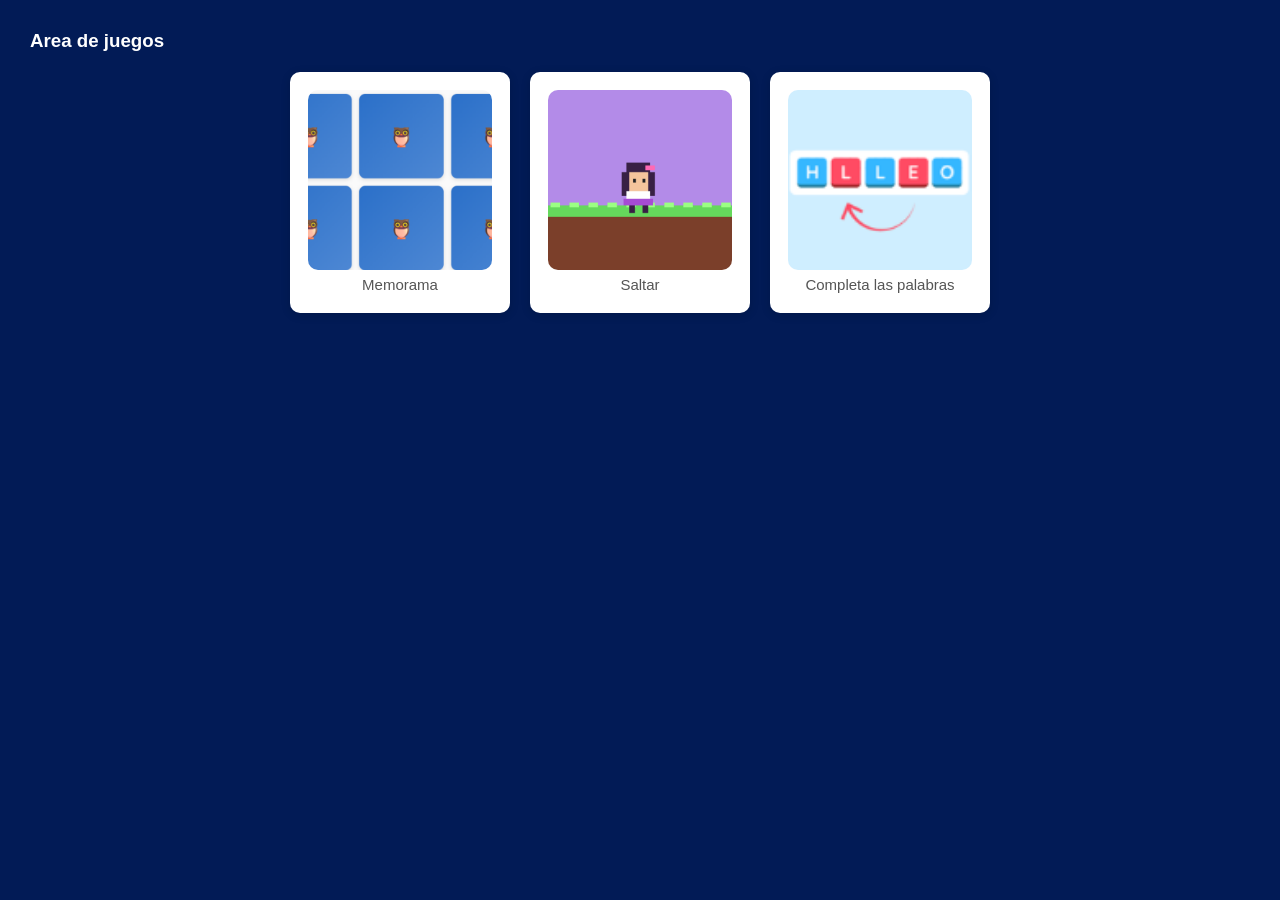
<file: juegos.html>
<!DOCTYPE html>
<html lang="en">
<head>
    <meta charset="UTF-8">
    <meta name="viewport" content="width=device-width, initial-scale=1.0">
    <link rel="stylesheet" href="animal.css">
    <title>Juegos</title>
</head>
<body>
    <section id="juegos" style="background-color:#021b56;color:white;">




<h3>Area de juegos</h3>


<div class="container">
    <!-- Correcta -->
    <div class="card" onclick="location.href='memorama.html'">
        <img src="imagenes/{2C928ACE-1ECE-479D-81DE-EF38B03EA9A3}.png">
       <p>Memorama</p>
    </div>
    <div class="card" onclick="location.href='saltar.html'">
        <img src="imagenes/salta.png">
       <p>Saltar</p>
    </div>
    <div class="card" onclick="location.href='completa.html'">
        <img src="imagenes/completa.png">
       <p>Completa las palabras</p>
    </div>
   
</div>    
</section>






</body>
</html>
</file>
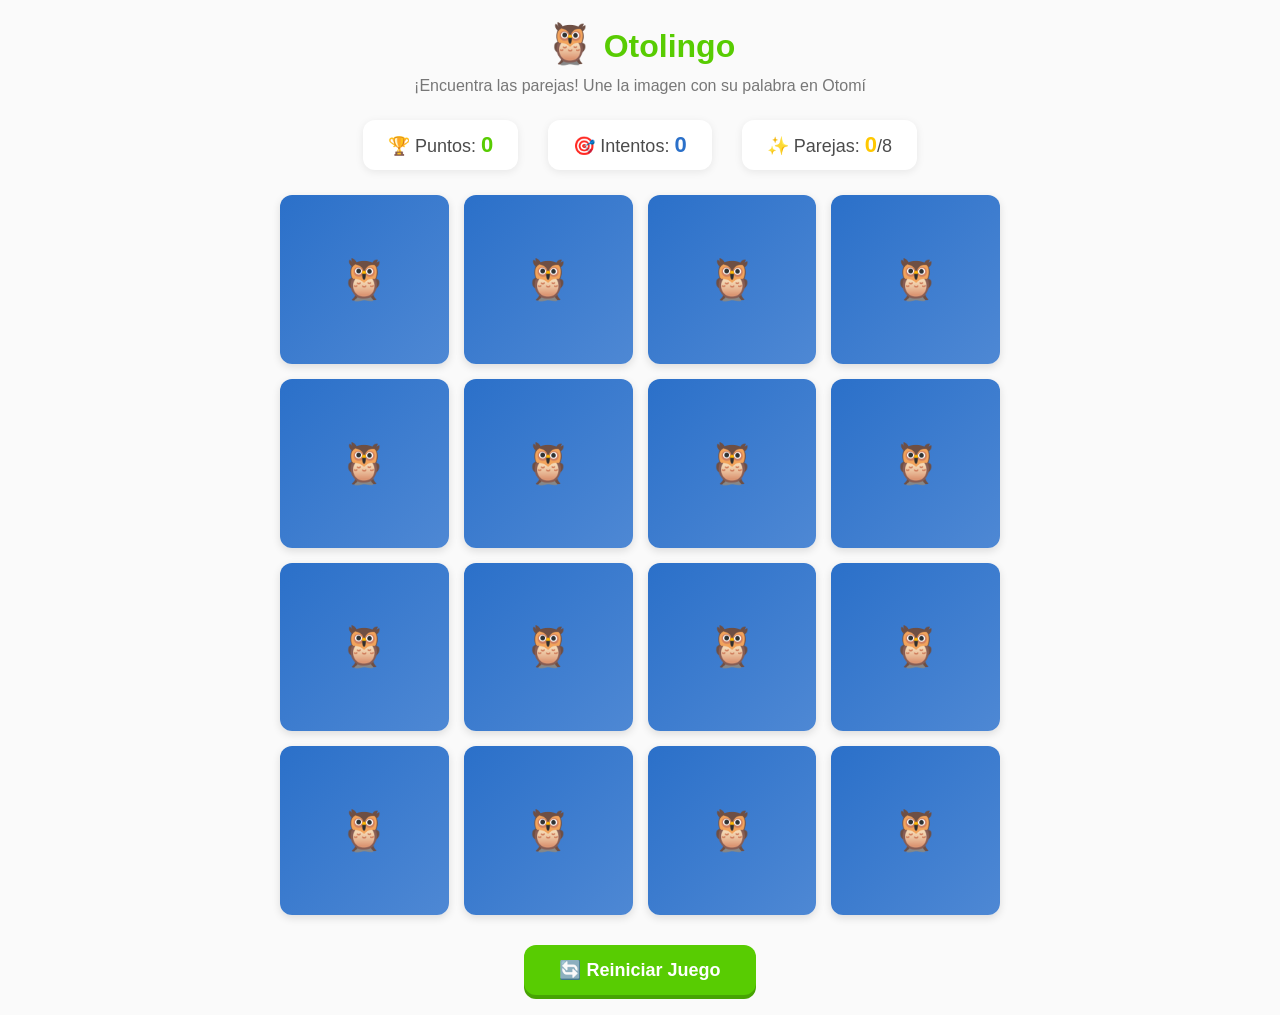
<file: memorama.html>
<!DOCTYPE html>
<html lang="es">
<head>
    <meta charset="UTF-8">
    <meta name="viewport" content="width=device-width, initial-scale=1.0">
    <title>Otolingo 🦉 - Memorama con Imágenes</title>
    <style>
        * {
            margin: 0;
            padding: 0;
            box-sizing: border-box;
            font-family: 'Arial Rounded MT Bold', sans-serif;
        }




        :root {
            --verde: #58CC02;
            --verde-oscuro: #46A302;
            --azul: #2B70C9;
            --azul-claro: #4E88D4;
            --amarillo: #FFC800;
            --rojo: #FF4B4B;
            --gris: #E5E5E5;
            --texto: #4B4B4B;
            --fondo: #FAFAFA;
        }




        body {
            background-color: var(--fondo);
            color: var(--texto);
            min-height: 100vh;
            padding: 20px;
        }




        header {
            text-align: center;
            margin-bottom: 25px;
        }




        h1 {
            font-size: 32px;
            color: var(--verde);
            margin-bottom: 10px;
        }




        h1 span {
            font-size: 40px;
        }




        .subtitulo {
            font-size: 16px;
            color: #777;
        }




        .info-juego {
            display: flex;
            justify-content: center;
            gap: 30px;
            margin-bottom: 25px;
            font-size: 18px;
            flex-wrap: wrap;
        }




        .puntuacion, .intentos, .encontrados {
            background: white;
            padding: 12px 25px;
            border-radius: 12px;
            box-shadow: 0 2px 8px rgba(0,0,0,0.08);
        }




        .puntuacion span { color: var(--verde); font-weight: bold; font-size: 22px; }
        .intentos span { color: var(--azul); font-weight: bold; font-size: 22px; }
        .encontrados span { color: var(--amarillo); font-weight: bold; font-size: 22px; }




        /* TABLERO */
        .tablero {
            max-width: 720px;
            margin: 0 auto;
            display: grid;
            grid-template-columns: repeat(4, 1fr);
            gap: 15px;
        }




        /* TARJETAS */
        .tarjeta {
            aspect-ratio: 1 / 1;
            position: relative;
            cursor: pointer;
            transform-style: preserve-3d;
            transition: transform 0.5s ease;
        }




        .tarjeta.volteada {
            transform: rotateY(180deg);
        }




        .cara {
            position: absolute;
            width: 100%;
            height: 100%;
            border-radius: 12px;
            display: flex;
            align-items: center;
            justify-content: center;
            backface-visibility: hidden;
            box-shadow: 0 3px 8px rgba(0,0,0,0.12);
        }




        .trasera {
            background: linear-gradient(135deg, var(--azul), var(--azul-claro));
            font-size: 40px;
        }




        .frente {
            background: white;
            border: 3px solid var(--amarillo);
            transform: rotateY(180deg);
            flex-direction: column;
            padding: 8px;
        }




        .emoji {
            font-size: 48px;
            margin-bottom: 5px;
        }




        .palabra {
            font-size: 16px;
            font-weight: bold;
            color: var(--azul);
            text-align: center;
        }




        .tarjeta.acertada .frente {
            background: #E8FFE8;
            border-color: var(--verde);
        }




        /* BOTONES */
        .contenedor-boton {
            text-align: center;
            margin-top: 30px;
        }




        .boton {
            background: var(--verde);
            color: white;
            border: none;
            padding: 14px 35px;
            font-size: 18px;
            border-radius: 12px;
            cursor: pointer;
            font-weight: bold;
            box-shadow: 0 4px 0 var(--verde-oscuro);
            transition: all 0.1s;
        }




        .boton:active {
            transform: translateY(4px);
            box-shadow: none;
        }




        /* MENSAJE FINAL */
        .mensaje-final {
            position: fixed;
            top: 50%;
            left: 50%;
            transform: translate(-50%, -50%);
            background: white;
            padding: 40px;
            border-radius: 20px;
            box-shadow: 0 6px 25px rgba(0,0,0,0.2);
            text-align: center;
            z-index: 100;
            display: none;
        }




        .mensaje-final h2 {
            font-size: 28px;
            color: var(--verde);
            margin-bottom: 15px;
        }




        .mensaje-final p {
            font-size: 18px;
            margin-bottom: 20px;
        }




        .oculto {
            display: none !important;
        }




        /* Responsivo */
        @media (max-width: 600px) {
            .tablero {
                grid-template-columns: repeat(3, 1fr);
            }
            .emoji {
                font-size: 36px;
            }
            .palabra {
                font-size: 13px;
            }
        }
    </style>
</head>
<body>




    <header>
        <h1><span>🦉</span> Otolingo</h1>
        <p class="subtitulo">¡Encuentra las parejas! Une la imagen con su palabra en Otomí</p>
    </header>




    <div class="info-juego">
        <div class="puntuacion">🏆 Puntos: <span id="puntos">0</span></div>
        <div class="intentos">🎯 Intentos: <span id="intentos">0</span></div>
        <div class="encontrados">✨ Parejas: <span id="encontrados">0</span>/8</div>
    </div>




    <div class="tablero" id="tablero"></div>




    <div class="contenedor-boton">
        <button class="boton" onclick="reiniciarJuego()">🔄 Reiniciar Juego</button>
    </div>




    <!-- MENSAJE FINAL -->
    <div class="mensaje-final" id="mensajeFinal">
        <h2>🎉 ¡Felicidades!</h2>
        <p>Has encontrado todas las parejas en <strong id="totalIntentos">0</strong> intentos</p>
        <p>Puntuación final: <strong id="puntosFinal">0</strong> puntos</p>
        <button class="boton" onclick="cerrarMensaje(); reiniciarJuego();">¡Jugar otra vez!</button>
    </div>




    <script>
        // ==========================================
        // BASE DE DATOS: IMAGEN ↔ PALABRA EN OTOMÍ
        // ==========================================
      const parejas = [
            { imagen: "🐕", palabra: "F'yo", nombre: "Perro" },
            { imagen: "🐱", palabra: "Mixtu", nombre: "Gato" },
            { imagen: "🏠", palabra: "Nguu", nombre: "Casa" },
            { imagen: "💧", palabra: "Deje", nombre: "Agua" },
            { imagen: "🌽", palabra: "dethä", nombre: "Maíz" },
            { imagen: "☀️", palabra: "Jädi", nombre: "Sol" },
            { imagen: "🌙", palabra: "Zänä", nombre: "Luna" },
            { imagen: "👋", palabra: "Jaxia", nombre: "Hola" }
        ];






        // ==========================================
        // VARIABLES DEL JUEGO
        // ==========================================
        let puntos = 0;
        let intentos = 0;
        let parejasEncontradas = 0;
        let tarjetasVolteadas = [];
        let bloqueado = false;




        // ==========================================
        // INICIAR JUEGO
        // ==========================================
        function iniciarJuego() {
            puntos = 0;
            intentos = 0;
            parejasEncontradas = 0;
            tarjetasVolteadas = [];
            bloqueado = false;
           
            actualizarPuntuacion();
            generarTarjetas();
        }




        // ==========================================
        // MEZCLAR ARRAY
        // ==========================================
        function mezclar(array) {
            return array.slice().sort(() => Math.random() - 0.5);
        }




        // ==========================================
        // GENERAR TARJETAS
        // ==========================================
        function generarTarjetas() {
            const tablero = document.getElementById('tablero');
            tablero.innerHTML = "";




            // Crear pares: una tarjeta con IMAGEN y otra con la PALABRA en Otomí
            let tarjetas = [];
            parejas.forEach((par, indice) => {
                // Tarjeta con imagen
                tarjetas.push({ tipo: "imagen", contenido: par.imagen, parId: indice });
                // Tarjeta con palabra en Otomí
                tarjetas.push({ tipo: "palabra", contenido: par.palabra, parId: indice });
            });




            // Mezclar las tarjetas
            tarjetas = mezclar(tarjetas);




            // Crear cada tarjeta en el HTML
            tarjetas.forEach((datos) => {
                const tarjeta = document.createElement('div');
                tarjeta.className = 'tarjeta';
                tarjeta.dataset.parId = datos.parId;
                tarjeta.dataset.tipo = datos.tipo;
               
                if (datos.tipo === "imagen") {
                    tarjeta.innerHTML = `
                        <div class="cara trasera">🦉</div>
                        <div class="cara frente">
                            <div class="emoji">${datos.contenido}</div>
                        </div>
                    `;
                } else {
                    tarjeta.innerHTML = `
                        <div class="cara trasera">🦉</div>
                        <div class="cara frente">
                            <div class="palabra">${datos.contenido}</div>
                        </div>
                    `;
                }
               
                tarjeta.onclick = () => voltearTarjeta(tarjeta);
                tablero.appendChild(tarjeta);
            });
        }




        // ==========================================
        // VOLTEAR TARJETA
        // ==========================================
        function voltearTarjeta(tarjeta) {
            if (bloqueado) return;
            if (tarjeta.classList.contains('volteada')) return;
            if (tarjeta.classList.contains('acertada')) return;




            tarjeta.classList.add('volteada');
            tarjetasVolteadas.push(tarjeta);




            if (tarjetasVolteadas.length === 2) {
                intentos++;
                actualizarPuntuacion();
                comprobarPareja();
            }
        }




        // ==========================================
        // COMPROBAR SI SON PAREJA
        // ==========================================
        function comprobarPareja() {
            bloqueado = true;
            const t1 = tarjetasVolteadas[0];
            const t2 = tarjetasVolteadas[1];




            if (t1.dataset.parId === t2.dataset.parId) {
                // ✅ ¡ENCONTRÓ LA PAREJA!
                puntos += 10;
                parejasEncontradas++;
               
                setTimeout(() => {
                    t1.classList.add('acertada');
                    t2.classList.add('acertada');
                    t1.style.cursor = "default";
                    t2.style.cursor = "default";
                    actualizarPuntuacion();
                   
                    if (parejasEncontradas === parejas.length) {
                        setTimeout(mostrarMensajeFinal, 500);
                    }
                   
                    tarjetasVolteadas = [];
                    bloqueado = false;
                }, 600);
               
            } else {
                // ❌ NO SON IGUALES
                setTimeout(() => {
                    t1.classList.remove('volteada');
                    t2.classList.remove('volteada');
                    tarjetasVolteadas = [];
                    bloqueado = false;
                }, 1000);
            }
        }




        function actualizarPuntuacion() {
            document.getElementById('puntos').textContent = puntos;
            document.getElementById('intentos').textContent = intentos;
            document.getElementById('encontrados').textContent = `${parejasEncontradas}`;
        }




        function mostrarMensajeFinal() {
            document.getElementById('totalIntentos').textContent = intentos;
            document.getElementById('puntosFinal').textContent = puntos;
            document.getElementById('mensajeFinal').style.display = "block";
        }




        function cerrarMensaje() {
            document.getElementById('mensajeFinal').style.display = "none";
        }




        function reiniciarJuego() {
            cerrarMensaje();
            iniciarJuego();
        }




        window.onload = iniciarJuego;
    </script>
</body>
</html>
</file>
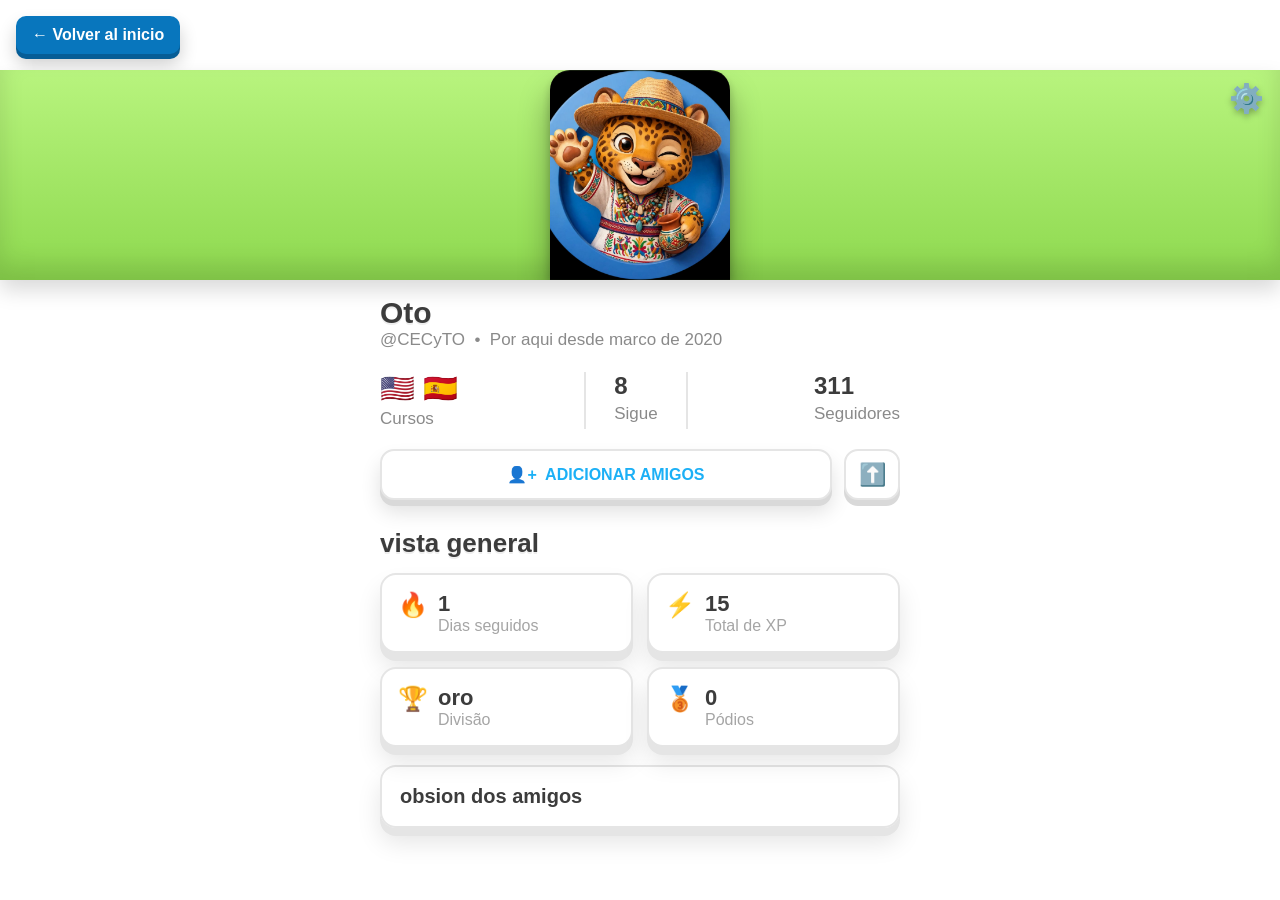
<file: perfil.html>
<!DOCTYPE html>
<html lang="pt">
<head>
<meta charset="UTF-8">
<meta name="viewport" content="width=device-width, initial-scale=1.0">
<title>Progreso de usuarios</title>
<style>
* { box-sizing: border-box; margin: 0; padding: 0; }
body { background: #fff; color: #3c3c3c; font-family: Arial, sans-serif; perspective: 1000px; }

.boton-inicio {
    display: inline-flex; align-items: center; gap: 8px;
    margin: 16px; padding: 10px 16px; border-radius: 10px;
    background: #0876bd; color: #fff; font-weight: 600; text-decoration: none;
    box-shadow: 0 5px 0 #065d96, 0 10px 18px rgba(0,0,0,.2);
    transform: translateY(0); transition: .2s;
}
.boton-inicio:active { transform: translateY(4px); box-shadow: 0 1px 0 #065d96; }

/* HEADER 3D */
.header-verde {
    position: relative; background: linear-gradient(180deg,#b8f47e,#8ed94f);
    height: 210px; display: flex; justify-content: center; align-items: flex-end;
    overflow: hidden;
    box-shadow: inset 0 -15px 25px rgba(0,0,0,.12), 0 10px 20px rgba(0,0,0,.15);
}
.engranaje { position: absolute; top: 12px; right: 16px; font-size: 28px; cursor: pointer; filter: drop-shadow(0 3px 3px rgba(0,0,0,.3)); }
.avatar {
    width: 180px; height: 210px; object-fit: cover; object-position: top;
    border-radius: 20px 20px 0 0;
    /* EFECTO 3D */
    box-shadow: 0 20px 30px rgba(0,0,0,.35), 0 5px 10px rgba(0,0,0,.2);
    transform: translateZ(40px) rotateX(2deg);
}

#contenedor { max-width: 560px; margin: 0 auto; padding: 16px 20px 40px; }
.nombre { font-size: 30px; font-weight: 800; text-shadow: 0 2px 0 #eee; }
.usuario { color: #8a8a8a; font-size: 17px; margin-bottom: 22px; }

.stats-top { display: flex; justify-content: space-between; margin-bottom: 20px; }
.banderas { font-size: 28px; }
.label-gris { color: #8a8a8a; font-size: 17px; margin-top: 4px; }
.numero { font-size: 24px; font-weight: 800; }
.col-centro { border-left: 2px solid #e5e5e5; border-right: 2px solid #e5e5e5; padding: 0 28px; }

.acciones { display: flex; gap: 12px; margin-bottom: 28px; }
.btn-amigos {
    flex: 1; border: 2px solid #e5e5e5; background: #fff; color: #1cb0f6;
    font-weight: 800; font-size: 16px; padding: 14px; border-radius: 14px; cursor: pointer; text-transform: uppercase;
    /* 3D */
    box-shadow: 0 6px 0 #d9d9d9, 0 12px 20px rgba(0,0,0,.12);
    transition: .2s;
}
.btn-amigos:active { transform: translateY(5px); box-shadow: 0 1px 0 #d9d9d9; }
.btn-share {
    width: 56px; border: 2px solid #e5e5e5; background: #fff; border-radius: 14px;
    font-size: 22px; color: #1cb0f6; cursor: pointer;
    box-shadow: 0 6px 0 #d9d9d9;
}

.titulo-seccion { font-size: 26px; font-weight: 800; margin-bottom: 14px; text-shadow: 0 2px 0 #eee; }
.grid { display: grid; grid-template-columns: 1fr 1fr; gap: 14px; margin-bottom: 18px; }
.card {
    border: 2px solid #e5e5e5; border-radius: 16px; padding: 16px;
    display: flex; gap: 10px; align-items: flex-start; background: #fff;
    /* EFECTO 3D */
    box-shadow: 0 8px 0 #e5e5e5, 0 15px 25px rgba(0,0,0,.10);
    transform: rotateX(0deg); transition: transform .3s, box-shadow .3s;
    transform-style: preserve-3d;
}
.card:hover {
    transform: translateY(-6px) rotateX(5deg) rotateY(-5deg);
    box-shadow: 0 14px 0 #e5e5e5, 0 25px 35px rgba(0,0,0,.18);
}
.card .icono { font-size: 24px; transform: translateZ(20px); }
.card .valor { font-size: 22px; font-weight: 800; }
.card .desc { color: #a5a5a5; font-size: 16px; }

.card-full {
    border: 2px solid #e5e5e5; border-radius: 16px; padding: 18px;
    font-size: 20px; font-weight: 800;
    box-shadow: 0 8px 0 #e5e5e5, 0 15px 25px rgba(0,0,0,.10);
}
</style>
</head>
<body>

<a class="boton-inicio" href="index.html">← Volver al inicio</a>

<div class="header-verde">
    <span class="engranaje">⚙️</span>
    <img class="avatar" src="foto/WhatsApp Image 2026-11-12 at 12.30.10 PM.jpeg" alt="Foto de perfil de Duo a coruja">
</div>

<div id="contenedor">
    <h1 class="nombre">Oto</h1>
    <p class="usuario">@CECyTO &nbsp;•&nbsp; Por aqui desde marco de 2020</p>

    <div class="stats-top">
        <div><div class="banderas">🇺🇸 🇪🇸</div><div class="label-gris">Cursos</div></div>
        <div class="col-centro"><div class="numero">8</div><div class="label-gris">Sigue</div></div>
        <div><div class="numero">311</div><div class="label-gris">Seguidores</div></div>
    </div>

    <div class="acciones">
        <button class="btn-amigos">👤+ &nbsp;Adicionar Amigos</button>
        <button class="btn-share">⬆️</button>
    </div>

    <h2 class="titulo-seccion">vista general</h2>

    <div class="grid">
        <div class="card"><span class="icono">🔥</span><div><div class="valor">1</div><div class="desc">Dias seguidos</div></div></div>
        <div class="card"><span class="icono">⚡</span><div><div class="valor">15</div><div class="desc">Total de XP</div></div></div>
        <div class="card"><span class="icono">🏆</span><div><div class="valor">oro</div><div class="desc">Divisão</div></div></div>
        <div class="card"><span class="icono">🥉</span><div><div class="valor">0</div><div class="desc">Pódios</div></div></div>
    </div>

    <div class="card-full">obsion dos amigos</div>
</div>

</body>
</html>
</file>
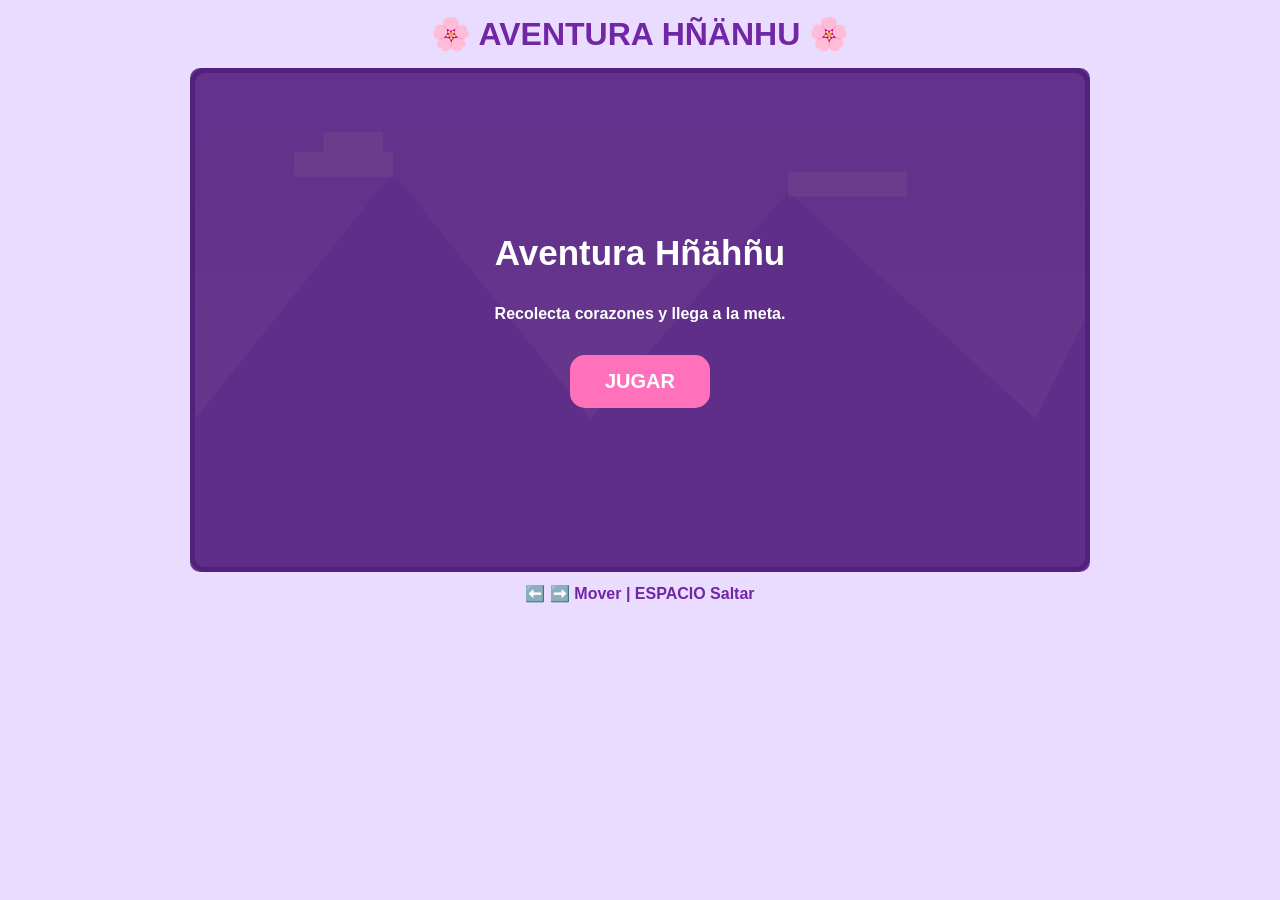
<file: saltar.html>
<!DOCTYPE html>
<html lang="es">
<head>
<meta charset="UTF-8">
<meta name="viewport" content="width=device-width, initial-scale=1.0">
<title>Aventura Hñähñu</title>
<style>
*{
    margin: 0;
    padding: 0;
    box-sizing: border-box;
}




body {
    background: #eadcff;
    font-family: Arial, sans-serif;
    text-align: center;
}




h1 {
    color: #7026a5;
    margin: 15px;
}




#contenedor {
    width: 900px;
    max-width: 95%;
    margin: auto;
    position: relative;
}




canvas {
    width: 100%;
    background: linear-gradient(#c9a7ff, #f4cfff);
    border: 5px solid #7026a5;
    border-radius: 15px;
    display: block;
}




#menu {
    position: absolute;
    top: 0;
    left: 0;
    width: 100%;
    height: 100%;
    background: rgba(80, 30, 120, 0.85);
    color: white;
    display: flex;
    flex-direction: column;
    justify-content: center;
    align-items: center;
    border-radius: 10px;
    gap: 20px;
}




#menu h2 {
    font-size: 35px;
}




button {
    background: #ff72bb;
    border: none;
    padding: 15px 35px;
    border-radius: 15px;
    font-size: 20px;
    color: white;
    cursor: pointer;
    font-weight: bold;
}




button:hover {
    background: #ff43a3;
}




p {
    margin: 12px;
    color: #7026a5;
    font-weight: bold;
}
</style>
</head>




<body>




<h1>🌸 AVENTURA HÑÄNHU 🌸</h1>




<div id="contenedor">




<canvas id="juego" width="900" height="500"></canvas>




<div id="menu">
    <h2 id="titulo">Aventura Hñähñu</h2>
    <p style="color:white">Recolecta corazones y llega a la meta.</p>
    <button onclick="iniciar()">JUGAR</button>
</div>




</div>




<p>⬅️ ➡️ Mover | ESPACIO Saltar</p>




<script>
const canvas = document.getElementById("juego");
const ctx = canvas.getContext("2d");
const menu = document.getElementById("menu");
const titulo = document.getElementById("titulo");




let jugador;
let plataformas;
let corazones;
let obstaculos;
let teclas = {};
let puntos = 0;
let vidas = 3;
let jugando = false;
let camara = 0;
let meta = 3500;




const gravedad = 0.6;




function iniciar() {
    puntos = 0;
    vidas = 3;
    camara = 0;




    jugador = {
        x: 50,
        y: 350,
        w: 35,
        h: 45,
        vx: 0,
        vy: 0,
        suelo: false
    };




    plataformas = [
        {x:0,y:430,w:400,h:70},
        {x:500,y:370,w:180,h:30},
        {x:780,y:320,w:180,h:30},
        {x:1100,y:400,w:300,h:70},
        {x:1500,y:340,w:200,h:30},
        {x:1800,y:290,w:180,h:30},
        {x:2100,y:420,w:350,h:70},
        {x:2600,y:350,w:200,h:30},
        {x:3000,y:400,w:600,h:70}
    ];




    corazones = [
        {x:250,y:350},
        {x:570,y:300},
        {x:850,y:250},
        {x:1200,y:330},
        {x:1550,y:280},
        {x:1850,y:230},
        {x:2200,y:350},
        {x:2650,y:290},
        {x:3200,y:330}
    ];




    obstaculos = [
        {x:600,y:345,w:30,h:25},
        {x:1250,y:375,w:35,h:25},
        {x:2250,y:395,w:35,h:25},
        {x:3150,y:375,w:35,h:25}
    ];




    jugador.x = 50;
    jugador.y = 350;




    jugando = true;
    menu.style.display = "none";




    actualizar();
}




// DIBUJAR JUGADOR
function dibujarJugador() {
    let x = jugador.x - camara;
    let y = jugador.y;




    // Cabello
    ctx.fillStyle = "#382044";
    ctx.fillRect(x+5,y,x+0?25:25,15);
    ctx.fillRect(x,y+10,35,25);




    // Cara
    ctx.fillStyle = "#f4c49c";
    ctx.fillRect(x+8,y+10,20,20);




    // Ojos
    ctx.fillStyle = "#222";
    ctx.fillRect(x+12,y+17,3,4);
    ctx.fillRect(x+22,y+17,3,4);




    // Blusa
    ctx.fillStyle = "#ffffff";
    ctx.fillRect(x+5,y+30,25,10);




    // Falda
    ctx.fillStyle = "#a64bd4";
    ctx.fillRect(x+2,y+38,31,7);




    // Piernas
    ctx.fillStyle = "#382044";
    ctx.fillRect(x+8,y+45,6,8);
    ctx.fillRect(x+22,y+45,6,8);




    // Moño
    ctx.fillStyle = "#ff69b4";
    ctx.fillRect(x+25,y+3,10,5);
}




// DIBUJAR ESCENARIO
function dibujarMundo() {
    ctx.clearRect(0,0,900,500);




    // Montañas
    ctx.fillStyle = "#b38be8";
    ctx.beginPath();
    ctx.moveTo(0,350);
    ctx.lineTo(200,100);
    ctx.lineTo(400,350);
    ctx.lineTo(600,120);
    ctx.lineTo(850,350);
    ctx.lineTo(900,250);
    ctx.lineTo(900,500);
    ctx.lineTo(0,500);
    ctx.fill();




    // Nubes
    ctx.fillStyle = "#fff1ff";
    ctx.fillRect(100,80,100,25);
    ctx.fillRect(130,60,60,25);
    ctx.fillRect(600,100,120,25);




    // Plataformas
    plataformas.forEach(p => {
        let x = p.x-camara;




        ctx.fillStyle = "#7b3f2a";
        ctx.fillRect(x,p.y,p.w,p.h);




        ctx.fillStyle = "#65d85c";
        ctx.fillRect(x,p.y,p.w,12);




        ctx.fillStyle = "#9bff83";
        for(let i=0;i<p.w;i+=20){
            ctx.fillRect(x+i,p.y-3,10,5);
        }
    });




    // Corazones
    corazones.forEach(c => {
        ctx.font = "30px Arial";
        ctx.fillText("💗",c.x-camara,c.y);
    });


    // Meta
    ctx.fillStyle = "#7131a5";
    ctx.fillRect(meta-camara,280,8,150);




    ctx.font = "40px Arial";
    ctx.fillText("🏁",meta-camara-20,280);




    dibujarJugador();




    // HUD
    ctx.fillStyle = "#6d299a";
    ctx.font = "bold 22px Arial";
    ctx.fillText("💗 Vidas: "+vidas,20,35);
    ctx.fillText("⭐ Puntos: "+puntos,700,35);
}




// COLISIONES
function colision(a,b) {
    return a.x < b.x+b.w &&
           a.x+a.w > b.x &&
           a.y < b.y+b.h &&
           a.y+a.h > b.y;
}




// ACTUALIZAR JUGADOR
function mover() {
    jugador.vx = 0;




    if(teclas["ArrowRight"]) jugador.vx = 5;
    if(teclas["ArrowLeft"]) jugador.vx = -5;




    jugador.x += jugador.vx;
    jugador.vy += gravedad;
    jugador.y += jugador.vy;




    jugador.suelo = false;




    plataformas.forEach(p => {
        if(colision(jugador,p) && jugador.vy >= 0 &&
           jugador.y+jugador.h-jugador.vy <= p.y+5) {




            jugador.y = p.y-jugador.h;
            jugador.vy = 0;
            jugador.suelo = true;
        }
    });




    // CAER
    if(jugador.y > 550) perderVida();




    // CORAZONES
    corazones = corazones.filter(c => {
        let objeto = {x:c.x,y:c.y,w:25,h:25};




        if(colision(jugador,objeto)) {
            puntos += 10;
            return false;
        }
        return true;
    });




    // OBSTACULOS
    obstaculos.forEach(o => {
        if(colision(jugador,o)) perderVida();
    });




    // META
    if(jugador.x >= meta) finalizar(true);




    // CAMARA
    camara = jugador.x-200;
    if(camara < 0) camara = 0;
}




// PERDER VIDA
function perderVida() {
    vidas--;




    jugador.x -= 80;
    jugador.y = 300;
    jugador.vy = 0;




    if(vidas <= 0) finalizar(false);
}




// FINAL
function finalizar(victoria) {
    jugando = false;
    menu.style.display = "flex";




    if(victoria) {
        titulo.innerText = "🎉 ¡GANASTE! 🎉";
    } else {
        titulo.innerText = "💔 GAME OVER";
    }




    menu.querySelector("p").innerText =
        "Puntuación final: "+puntos;




    menu.querySelector("button").innerText = "VOLVER A JUGAR";
}




// BUCLE
function actualizar() {
    if(!jugando) return;




    mover();
    dibujarMundo();




    requestAnimationFrame(actualizar);
}




// TECLADO
document.addEventListener("keydown", e => {
    teclas[e.key] = true;




    if(e.code === "Space" && jugador && jugador.suelo) {
        jugador.vy = -13;
        jugador.suelo = false;
    }
});




document.addEventListener("keyup", e => {
    teclas[e.key] = false;
});




// INICIO
dibujarMundo();
</script>




</body>
</html>
</file>
<file: animal.css>
/* GENERAL */
body{
    margin:0;
    font-family:Arial, sans-serif;
}


section{
    min-height:100vh;
    padding:30px;
    box-sizing:border-box;
}


/* CONTENEDOR DE TARJETAS */
.container{
    display:flex;
    justify-content:center;
    gap:20px;
    flex-wrap:wrap;
    margin-top:20px;
}


/* TARJETAS */
.card{
    width:220px;
    background:#ffffff;
    border-radius:10px;
    padding:15px;
    text-align:center;
    cursor:pointer;
    border:3px solid transparent;
    transition:0.3s;
    color:#333;
    box-shadow:0 2px 10px rgba(0,0,0,0.15);
}


.card:hover{
    transform:scale(1.03);
}


.card.seleccionada{
    border-color:#ffd700;
}


/* IMÁGENES */
.card img{
    width:100%;
    height:180px;
    object-fit:cover;
    border-radius:10px;
}


/* TÍTULOS */
.card h3{
    margin:12px 0 8px;
    color:#222;
    font-size:20px;
}


/* PÁRRAFOS */
.card p{
    display:block;
    margin:0;
    color:#555;
    font-size:15px;
    line-height:1.4;
    visibility:visible;
    opacity:1;
}


/* CONTENIDO DE LA TARJETA DE AUDIO */
.contenido{
    padding-top:10px;
}


.contenido h3{
    color:#222;
    margin:10px 0 5px;
}


.contenido p{
    color:#555;
    font-size:15px;
    margin:0;
}


/* BOTONES */
.botones{
    text-align:center;
    margin-top:25px;
}


button{
    padding:12px 25px;
    margin:5px;
    border:none;
    border-radius:8px;
    cursor:pointer;
    font-size:16px;
    transition:0.3s;
}


button:hover{
    opacity:0.9;
}


.comprobar{
    background:#28a745;
    color:white;
}


.saltar{
    background:#007bff;
    color:white;
}


/* RESULTADOS */
.resultado{
    text-align:center;
    font-size:22px;
    font-weight:bold;
    margin-top:20px;
}


/* LECCIÓNES OCULTAS AL INICIO */
#leccion2{
    display:none;
}
#leccion3{
    display:none;
}
#leccion4{
    display:none;
}
#leccion5{
    display:none;
}


/* RESPONSIVE */
@media(max-width:768px){
    .container{
        flex-direction:column;
        align-items:center;
    }


    .card{
        width:90%;
        max-width:300px;
    }
}
*{
    margin:0;
    padding:0;
    box-sizing:border-box;
    font-family:Arial, Helvetica, sans-serif;
}


.barra_superior{
    position: fixed;
    top: 0;
    left: 0;
    width: 100%;
    height: 30px;
    background: #fff;
    display: flex;
    justify-content: center; /* centra el contenido */
    align-items: center;
    gap: 15px; /* separación entre barra y corazón */
    box-shadow: 0 2px 8px rgba(0,0,0,.1);
    z-index: 1000;
}
/* Barra de progreso */


.contenedor_progreso{
    width: 250px;
    flex: none;
    margin-right: 0;
}
.avance_progreso{
    width:100%;
    height:16px;
    background:#e5e5e5;
    border-radius:20px;
    overflow:hidden;
}


.relleno_progreso{
    width:65%; /* progreso */
    height:100%;
    background:linear-gradient(90deg,#58cc02,#89e219);
    border-radius:20px;
    transition:.3s;
}


/* Vidas */
.vidas{
    display:flex;
    gap:8px;
}


.corazon{
    font-size:28px;
    filter:grayscale(100%);
    opacity:.4;
    transition:.3s;
    cursor:pointer;
}


.corazon.active{
    filter:none;
    opacity:1;
}


.seleccionada{
    border: 4px solid #58cc02;
    transform: scale(1.05);
}
</file>
